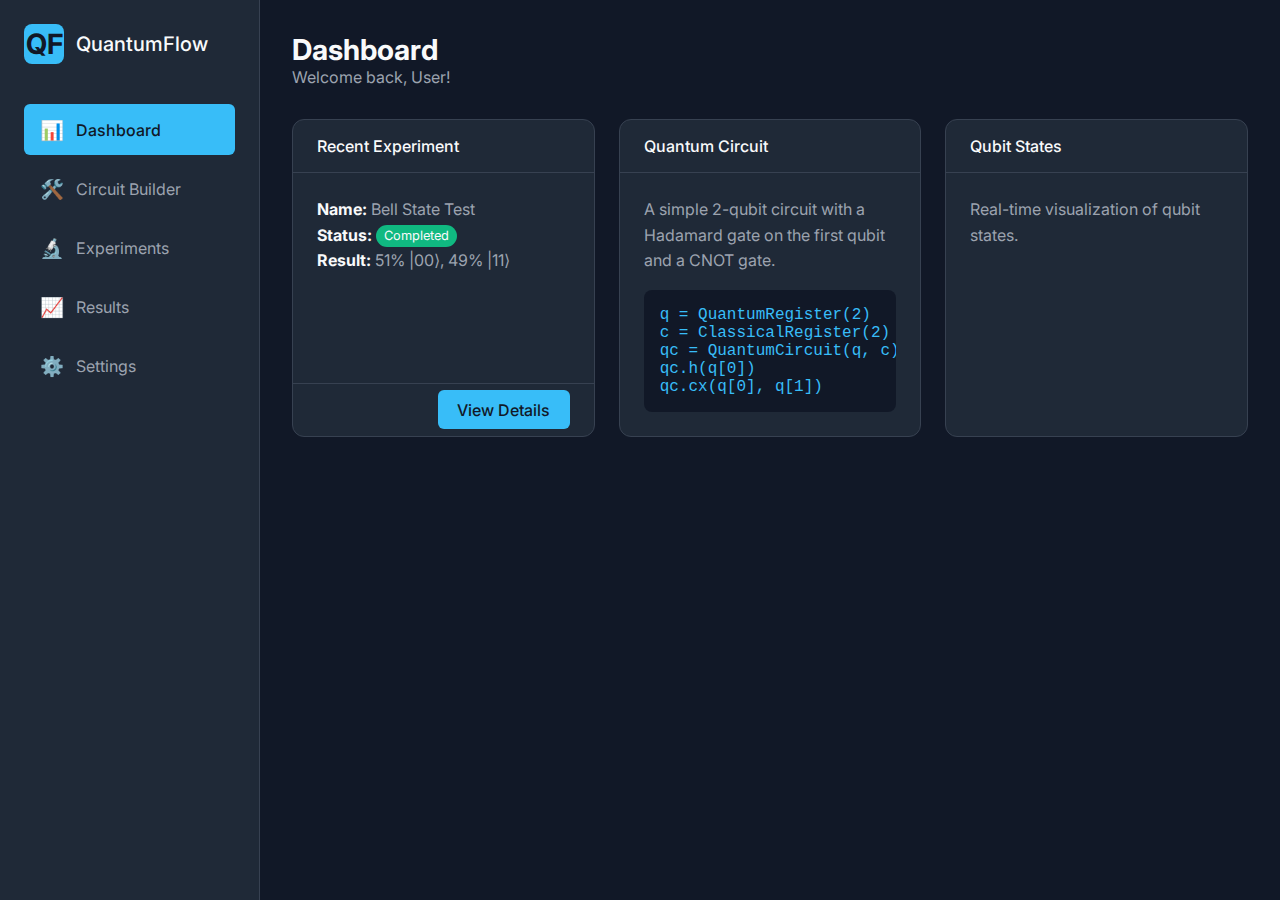
<file: index.html>
<!DOCTYPE html>
<html lang="en">
<head>
    <meta charset="UTF-8">
    <meta name="viewport" content="width=device-width, initial-scale=1.0">
    <title>QuantumFlow</title>
    <link rel="stylesheet" href="css/style.css">
    <link href="https://fonts.googleapis.com/css2?family=Inter:wght@400;500;700&display=swap" rel="stylesheet">
</head>
<body>
    <div class="container">
        <aside class="sidebar">
            <div class="sidebar-header">
                <h1 class="logo">QF</h1>
                <span>QuantumFlow</span>
            </div>
            <nav class="menu">
                <a href="#" class="menu-item active">
                    <span class="icon">📊</span> Dashboard
                </a>
                <a href="#" class="menu-item">
                    <span class="icon">🛠️</span> Circuit Builder
                </a>
                <a href="#" class="menu-item">
                    <span class="icon">🔬</span> Experiments
                </a>
                <a href="#" class="menu-item">
                    <span class="icon">📈</span> Results
                </a>
                <a href="#" class="menu-item">
                    <span class="icon">⚙️</span> Settings
                </a>
            </nav>
        </aside>
        <main class="main-content">
            <header class="main-header">
                <h2>Dashboard</h2>
                <p>Welcome back, User!</p>
            </header>
            <div class="card-grid">
                <div class="card">
                    <div class="card-header">
                        Recent Experiment
                    </div>
                    <div class="card-body">
                        <p><strong>Name:</strong> Bell State Test</p>
                        <p><strong>Status:</strong> <span class="status-completed">Completed</span></p>
                        <p><strong>Result:</strong> 51% |00⟩, 49% |11⟩</p>
                    </div>
                    <div class="card-footer">
                        <a href="#" class="button">View Details</a>
                    </div>
                </div>
                <div class="card">
                    <div class="card-header">
                        Quantum Circuit
                    </div>
                    <div class="card-body">
                        <p>A simple 2-qubit circuit with a Hadamard gate on the first qubit and a CNOT gate.</p>
                        <pre><code>q = QuantumRegister(2)
c = ClassicalRegister(2)
qc = QuantumCircuit(q, c)
qc.h(q[0])
qc.cx(q[0], q[1])</code></pre>
                    </div>
                </div>
                 <div class="card">
                    <div class="card-header">
                        Qubit States
                    </div>
                    <div class="card-body">
                        <p>Real-time visualization of qubit states.</p>
                        <div class="qubit-visualization">
                           
                        </div>
                    </div>
                </div>
            </div>
        </main>
    </div>
</body>
</html>
</file>
<file: css/style.css>
/* General Resets and Root Variables */
:root {
    --background-dark: #111827;
    --sidebar-dark: #1F2937;
    --primary-accent: #38BDF8;
    --primary-accent-hover: #0EA5E9;
    --text-light: #F9FAFB;
    --text-muted: #9CA3AF;
    --border-color: #374151;
    --card-background: #1F2937;
    --status-completed-bg: #10B981;
}

* {
    margin: 0;
    padding: 0;
    box-sizing: border-box;
}

body {
    font-family: 'Inter', sans-serif;
    background-color: var(--background-dark);
    color: var(--text-light);
    height: 100vh;
    overflow: hidden;
}

/* Main Layout */
.container {
    display: flex;
    height: 100%;
}

.sidebar {
    width: 260px;
    background-color: var(--sidebar-dark);
    padding: 1.5rem;
    display: flex;
    flex-direction: column;
    border-right: 1px solid var(--border-color);
}

.main-content {
    flex-grow: 1;
    padding: 2rem;
    overflow-y: auto;
}

/* Sidebar Styles */
.sidebar-header {
    display: flex;
    align-items: center;
    gap: 0.75rem;
    margin-bottom: 2.5rem;
}

.logo {
    font-size: 1.75rem;
    font-weight: 700;
    background-color: var(--primary-accent);
    color: var(--background-dark);
    height: 40px;
    width: 40px;
    display: grid;
    place-content: center;
    border-radius: 0.5rem;
}

.sidebar-header span {
    font-size: 1.25rem;
    font-weight: 500;
    color: var(--text-light);
}

.menu {
    display: flex;
    flex-direction: column;
    gap: 0.5rem;
}

.menu-item {
    text-decoration: none;
    color: var(--text-muted);
    padding: 0.85rem 1rem;
    border-radius: 0.375rem;
    display: flex;
    align-items: center;
    gap: 0.75rem;
    transition: background-color 0.2s, color 0.2s;
}

.menu-item:hover {
    background-color: #374151;
    color: var(--text-light);
}

.menu-item.active {
    background-color: var(--primary-accent);
    color: var(--background-dark);
    font-weight: 500;
}

.menu-item .icon {
    font-size: 1.2rem;
}


/* Main Content Styles */
.main-header {
    margin-bottom: 2rem;
}

.main-header h2 {
    font-size: 1.8rem;
    font-weight: 700;
    color: var(--text-light);
}

.main-header p {
    color: var(--text-muted);
}

/* Card Styles */
.card-grid {
    display: grid;
    grid-template-columns: repeat(auto-fit, minmax(300px, 1fr));
    gap: 1.5rem;
}

.card {
    background-color: var(--card-background);
    border: 1px solid var(--border-color);
    border-radius: 0.75rem;
    display: flex;
    flex-direction: column;
}

.card-header {
    padding: 1rem 1.5rem;
    font-weight: 500;
    border-bottom: 1px solid var(--border-color);
}

.card-body {
    padding: 1.5rem;
    flex-grow: 1;
}

.card-body p {
    color: var(--text-muted);
    line-height: 1.6;
}

.card-body p strong {
    color: var(--text-light);
}

.card-footer {
    padding: 1rem 1.5rem;
    text-align: right;
    border-top: 1px solid var(--border-color);
}

.button {
    background-color: var(--primary-accent);
    color: var(--background-dark);
    padding: 0.6rem 1.2rem;
    border-radius: 0.375rem;
    text-decoration: none;
    font-weight: 500;
    transition: background-color 0.2s;
}

.button:hover {
    background-color: var(--primary-accent-hover);
}

.status-completed {
    background-color: var(--status-completed-bg);
    color: var(--text-light);
    padding: 0.2rem 0.5rem;
    border-radius: 999px;
    font-size: 0.8rem;
}

pre {
    background-color: var(--background-dark);
    padding: 1rem;
    border-radius: 0.5rem;
    margin-top: 1rem;
    overflow-x: auto;
}

code {
    font-family: 'Courier New', Courier, monospace;
    color: var(--primary-accent);
}

.qubit-visualization {
    margin-top: 1rem;
    display: grid;
    place-content: center;
    opacity: 0.7;
}
</file>
